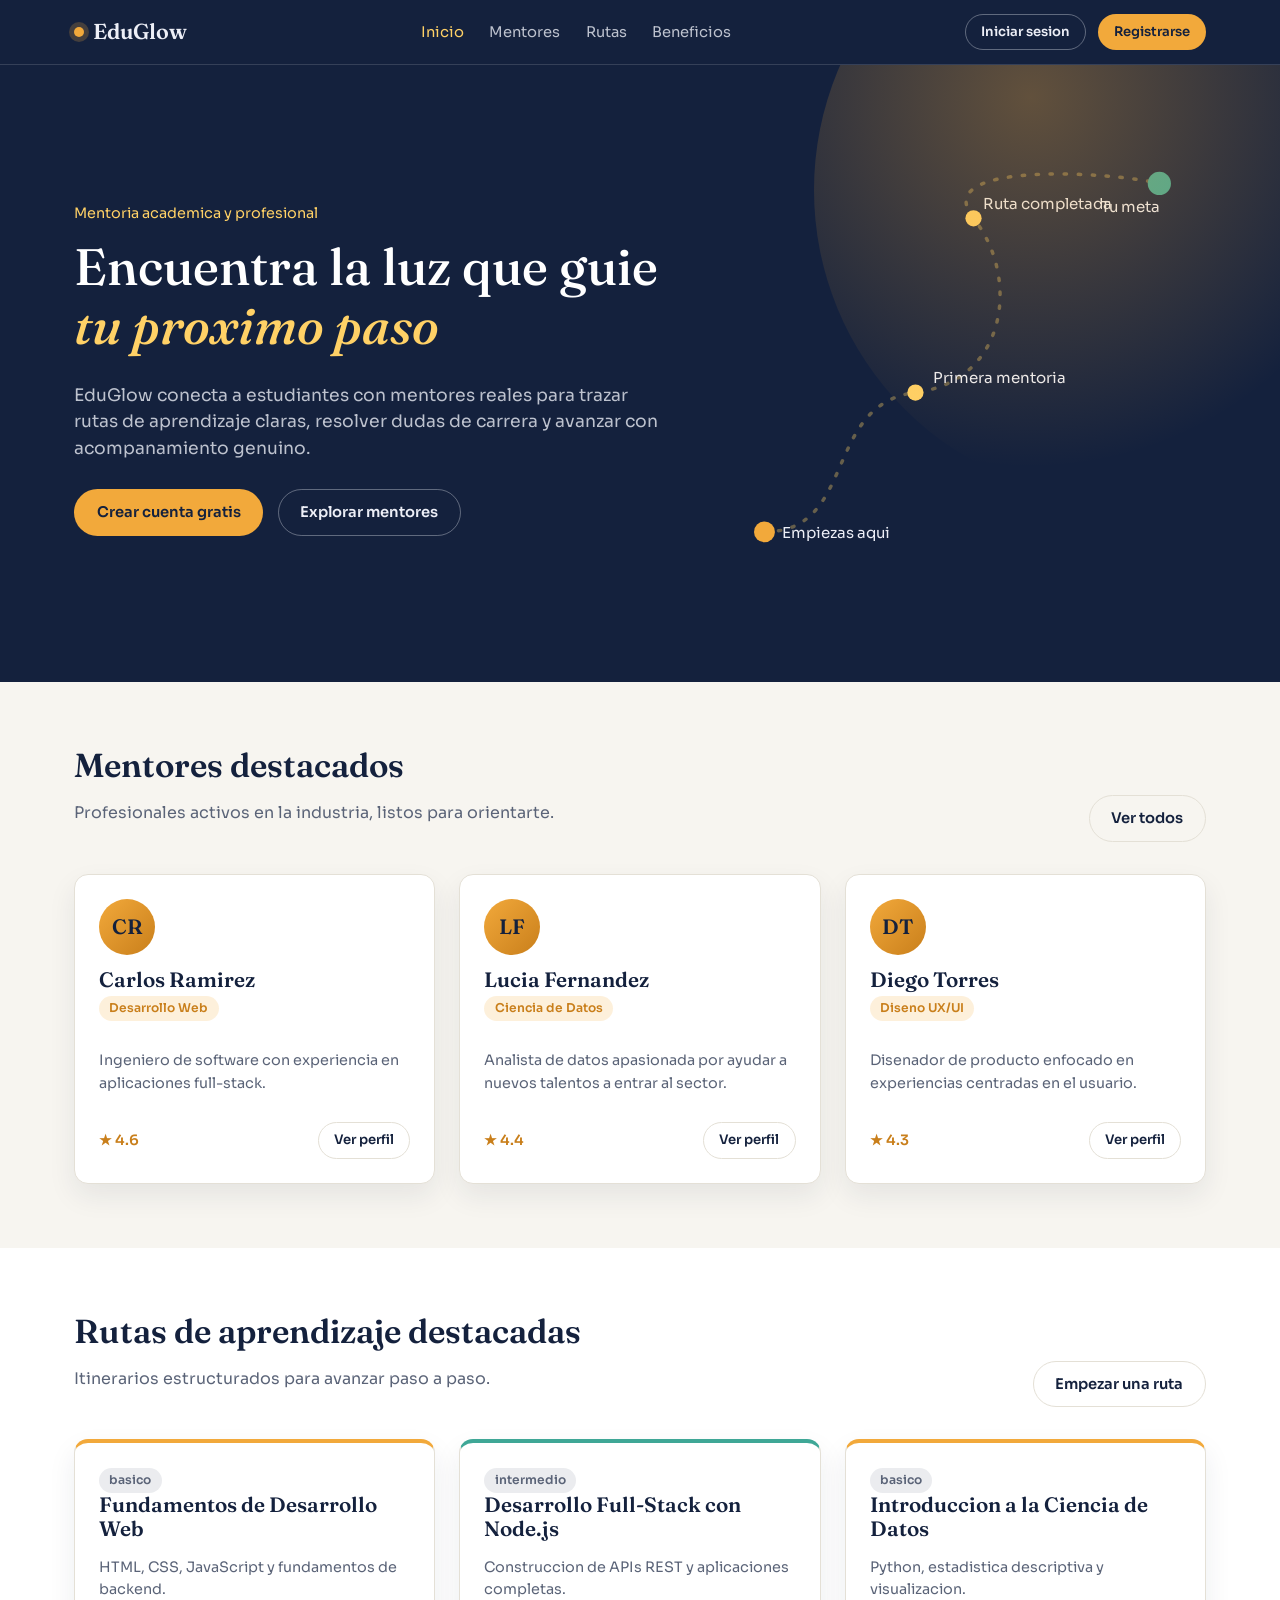
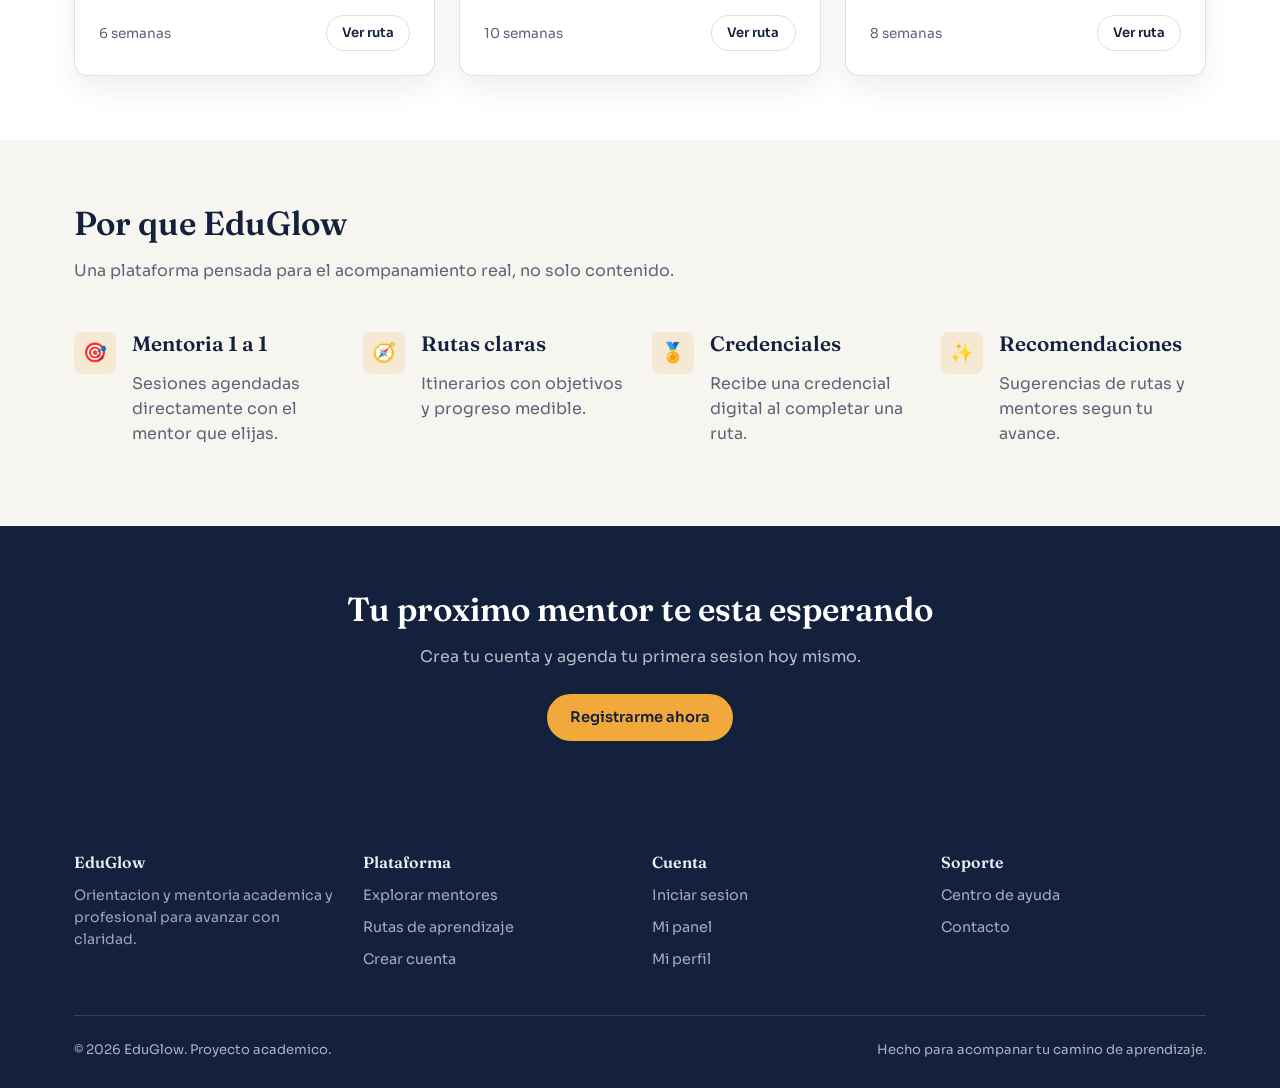
<file: EduGlow_Local/index.html>
<!DOCTYPE html>
<html lang="es">
<head>
<meta charset="UTF-8">
<meta name="viewport" content="width=device-width, initial-scale=1.0">
<title>EduGlow — Orientacion y mentoria para tu camino profesional</title>
<link rel="stylesheet" href="css/styles.css">
</head>
<body data-pagina="inicio">

<header class="encabezado">
  <div class="contenedor">
    <a href="index.html" class="marca"><span class="punto-glow"></span> EduGlow</a>
    <button class="nav-toggle" aria-label="Abrir menu">☰</button>
    <nav class="nav-principal">
      <a href="index.html" data-pagina="inicio">Inicio</a>
      <a href="explorar.html" data-pagina="explorar">Mentores</a>
      <a href="index.html#rutas">Rutas</a>
      <a href="index.html#beneficios">Beneficios</a>
    </nav>
    <div class="nav-acciones" data-zona-auth></div>
  </div>
</header>

<section class="hero">
  <div class="contenedor">
    <div>
      <p class="hero-eyebrow">Mentoria academica y profesional</p>
      <h1>Encuentra la luz que guie <em>tu proximo paso</em></h1>
      <p class="lead">EduGlow conecta a estudiantes con mentores reales para trazar rutas de aprendizaje claras, resolver dudas de carrera y avanzar con acompanamiento genuino.</p>
      <div class="hero-acciones">
        <a href="registro.html" class="boton boton-glow">Crear cuenta gratis</a>
        <a href="explorar.html" class="boton boton-fantasma">Explorar mentores</a>
      </div>
    </div>
    <div class="hero-senda">
      <svg class="senda-svg" viewBox="0 0 420 380" xmlns="http://www.w3.org/2000/svg">
        <path d="M40 340 C 120 340, 90 230, 170 220 S 260 120, 220 70 S 340 30, 380 40" fill="none" stroke="rgba(255,209,102,0.35)" stroke-width="3" stroke-dasharray="2 10" stroke-linecap="round"/>
        <circle cx="40" cy="340" r="9" fill="#F2A93B"/>
        <circle cx="170" cy="220" r="7" fill="#FFD166"/>
        <circle cx="220" cy="70" r="7" fill="#FFD166"/>
        <circle cx="380" cy="40" r="10" fill="#3FA796"/>
        <text x="55" y="345" fill="#EDEFF7" font-family="Sora, sans-serif" font-size="13">Empiezas aqui</text>
        <text x="185" y="212" fill="#EDEFF7" font-family="Sora, sans-serif" font-size="13">Primera mentoria</text>
        <text x="228" y="62" fill="#EDEFF7" font-family="Sora, sans-serif" font-size="13">Ruta completada</text>
        <text x="330" y="65" fill="#EDEFF7" font-family="Sora, sans-serif" font-size="13">Tu meta</text>
      </svg>
    </div>
  </div>
</section>

<section class="seccion" id="mentores">
  <div class="contenedor">
    <div class="seccion-cabecera">
      <div>
        <h2>Mentores destacados</h2>
        <p>Profesionales activos en la industria, listos para orientarte.</p>
      </div>
      <a href="explorar.html" class="boton boton-linea">Ver todos</a>
    </div>
    <div class="rejilla rejilla-3" id="lista-mentores-destacados">
      <div class="cargando">Cargando mentores...</div>
    </div>
  </div>
</section>

<section class="seccion seccion-alt" id="rutas">
  <div class="contenedor">
    <div class="seccion-cabecera">
      <div>
        <h2>Rutas de aprendizaje destacadas</h2>
        <p>Itinerarios estructurados para avanzar paso a paso.</p>
      </div>
      <a href="registro.html" class="boton boton-linea">Empezar una ruta</a>
    </div>
    <div class="rejilla rejilla-3" id="lista-rutas-destacadas">
      <div class="cargando">Cargando rutas...</div>
    </div>
  </div>
</section>

<section class="seccion" id="beneficios">
  <div class="contenedor">
    <div class="seccion-cabecera">
      <div>
        <h2>Por que EduGlow</h2>
        <p>Una plataforma pensada para el acompanamiento real, no solo contenido.</p>
      </div>
    </div>
    <div class="rejilla rejilla-4">
      <div class="beneficio">
        <div class="beneficio-icono">🎯</div>
        <div><h3>Mentoria 1 a 1</h3><p>Sesiones agendadas directamente con el mentor que elijas.</p></div>
      </div>
      <div class="beneficio">
        <div class="beneficio-icono">🧭</div>
        <div><h3>Rutas claras</h3><p>Itinerarios con objetivos y progreso medible.</p></div>
      </div>
      <div class="beneficio">
        <div class="beneficio-icono">🏅</div>
        <div><h3>Credenciales</h3><p>Recibe una credencial digital al completar una ruta.</p></div>
      </div>
      <div class="beneficio">
        <div class="beneficio-icono">✨</div>
        <div><h3>Recomendaciones</h3><p>Sugerencias de rutas y mentores segun tu avance.</p></div>
      </div>
    </div>
  </div>
</section>

<section class="seccion franja-ink texto-centro">
  <div class="contenedor">
    <h2>Tu proximo mentor te esta esperando</h2>
    <p style="margin: 0 auto 1.5rem;">Crea tu cuenta y agenda tu primera sesion hoy mismo.</p>
    <a href="registro.html" class="boton boton-glow">Registrarme ahora</a>
  </div>
</section>

<footer class="pie-pagina">
  <div class="contenedor">
    <div class="rejilla rejilla-4">
      <div>
        <h4>EduGlow</h4>
        <p style="color: rgba(237,239,247,.65); font-size: .88rem; max-width: 26ch;">Orientacion y mentoria academica y profesional para avanzar con claridad.</p>
      </div>
      <div>
        <h4>Plataforma</h4>
        <a href="explorar.html">Explorar mentores</a>
        <a href="index.html#rutas">Rutas de aprendizaje</a>
        <a href="registro.html">Crear cuenta</a>
      </div>
      <div>
        <h4>Cuenta</h4>
        <a href="login.html">Iniciar sesion</a>
        <a href="dashboard.html">Mi panel</a>
        <a href="perfil.html">Mi perfil</a>
      </div>
      <div>
        <h4>Soporte</h4>
        <a href="#">Centro de ayuda</a>
        <a href="#">Contacto</a>
      </div>
    </div>
    <div class="pie-inferior">
      <span>© 2026 EduGlow. Proyecto academico.</span>
      <span>Hecho para acompanar tu camino de aprendizaje.</span>
    </div>
  </div>
</footer>

<script src="js/db-local.js"></script>
<script src="js/api.js"></script>
<script src="js/common.js"></script>
<script src="js/inicio.js"></script>
</body>
</html>
</file>
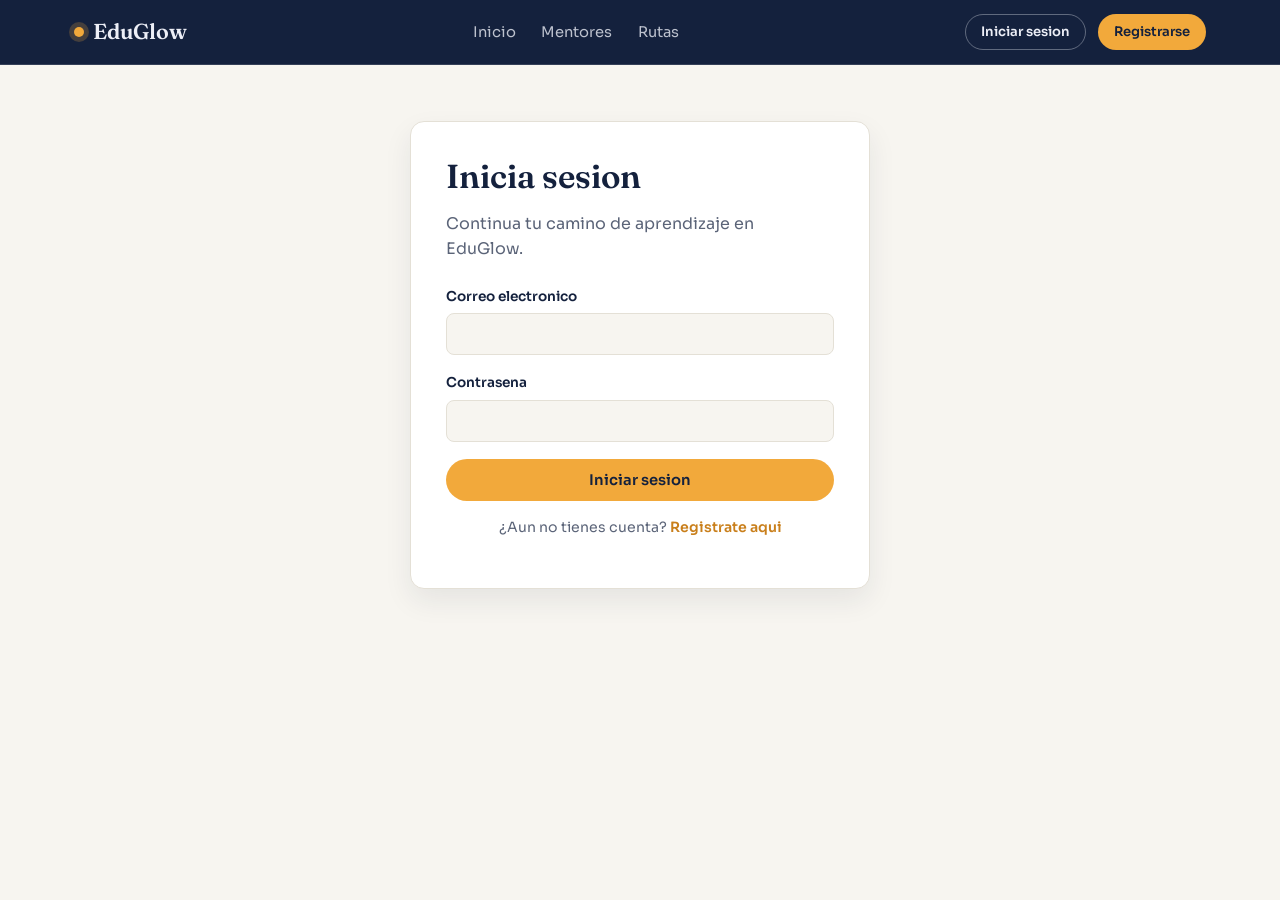
<file: EduGlow_Local/admin.html>
<!DOCTYPE html>
<html lang="es">
<head>
<meta charset="UTF-8">
<meta name="viewport" content="width=device-width, initial-scale=1.0">
<title>Panel administrativo — EduGlow</title>
<link rel="stylesheet" href="css/styles.css">
</head>
<body data-pagina="admin">

<header class="encabezado">
  <div class="contenedor">
    <a href="index.html" class="marca"><span class="punto-glow"></span> EduGlow</a>
    <button class="nav-toggle" aria-label="Abrir menu">☰</button>
    <nav class="nav-principal"></nav>
    <div class="nav-acciones" data-zona-auth></div>
  </div>
</header>

<div class="app-shell">
  <aside class="barra-lateral">
    <a href="dashboard.html" data-pagina="dashboard">🏠 Panel</a>
    <a href="explorar.html" data-pagina="explorar">🔍 Explorar mentores</a>
    <a href="reservas.html" data-pagina="reservas">📅 Mis reservas</a>
    <a href="perfil.html" data-pagina="perfil">👤 Mi perfil</a>
    <a href="admin.html" data-pagina="admin" class="activo">🛠️ Panel admin</a>
    <a href="#" data-accion="cerrar-sesion">🚪 Cerrar sesion</a>
  </aside>

  <main class="contenido-app">
    <div class="encabezado-pagina">
      <div>
        <h2>Panel administrativo</h2>
        <p class="saludo">Administra usuarios, mentores, rutas y reservas de EduGlow.</p>
      </div>
    </div>

    <div class="rejilla rejilla-4" id="tarjetas-estadisticas">
      <div class="cargando">Cargando estadisticas...</div>
    </div>

    <div class="pestanas mt-2">
      <button class="activo" data-tab="usuarios">Usuarios</button>
      <button data-tab="mentores">Mentores</button>
      <button data-tab="rutas">Rutas</button>
      <button data-tab="reservas">Reservas</button>
    </div>

    <!-- ---------------- Usuarios ---------------- -->
    <section class="panel-tab" data-panel="usuarios">
      <div class="barra-filtros">
        <div class="campo">
          <label for="filtro-usuario-busqueda">Buscar</label>
          <input type="text" id="filtro-usuario-busqueda" placeholder="Nombre o correo">
        </div>
        <div class="campo">
          <label for="filtro-usuario-rol">Rol</label>
          <select id="filtro-usuario-rol">
            <option value="">Todos</option>
            <option value="estudiante">Estudiante</option>
            <option value="mentor">Mentor</option>
            <option value="admin">Admin</option>
          </select>
        </div>
        <button class="boton boton-glow" id="boton-filtrar-usuarios">Filtrar</button>
      </div>
      <div id="tabla-usuarios"><div class="cargando">Cargando usuarios...</div></div>
    </section>

    <!-- ---------------- Mentores ---------------- -->
    <section class="panel-tab oculto" data-panel="mentores">
      <div class="flex-entre mt-1" style="margin-bottom:1rem;">
        <p style="margin:0;">Crea y administra los perfiles de mentores.</p>
        <button class="boton boton-glow boton-pequeno" id="boton-nuevo-mentor">+ Nuevo mentor</button>
      </div>
      <div id="tabla-mentores"><div class="cargando">Cargando mentores...</div></div>
    </section>

    <!-- ---------------- Rutas ---------------- -->
    <section class="panel-tab oculto" data-panel="rutas">
      <div class="flex-entre mt-1" style="margin-bottom:1rem;">
        <p style="margin:0;">Crea y administra las rutas de aprendizaje.</p>
        <button class="boton boton-glow boton-pequeno" id="boton-nueva-ruta">+ Nueva ruta</button>
      </div>
      <div id="tabla-rutas"><div class="cargando">Cargando rutas...</div></div>
    </section>

    <!-- ---------------- Reservas ---------------- -->
    <section class="panel-tab oculto" data-panel="reservas">
      <div class="barra-filtros">
        <div class="campo">
          <label for="filtro-reserva-estado">Estado</label>
          <select id="filtro-reserva-estado">
            <option value="">Todos</option>
            <option value="pendiente">Pendiente</option>
            <option value="confirmada">Confirmada</option>
            <option value="cancelada">Cancelada</option>
            <option value="completada">Completada</option>
          </select>
        </div>
        <div class="campo">
          <label for="filtro-reserva-fecha">Fecha</label>
          <input type="date" id="filtro-reserva-fecha">
        </div>
        <button class="boton boton-glow" id="boton-filtrar-reservas">Filtrar</button>
      </div>
      <div id="tabla-reservas"><div class="cargando">Cargando reservas...</div></div>
    </section>
  </main>
</div>

<!-- Modal generico -->
<div class="oculto" id="modal-admin" style="position:fixed; inset:0; background:rgba(20,33,61,.55); display:flex; align-items:center; justify-content:center; z-index:150;">
  <div class="tarjeta" style="width:min(480px, 92vw); max-height:88vh; overflow:auto;" id="modal-admin-contenido"></div>
</div>

<script src="js/db-local.js"></script>
<script src="js/api.js"></script>
<script src="js/common.js"></script>
<script src="js/admin.js"></script>
</body>
</html>
</file>
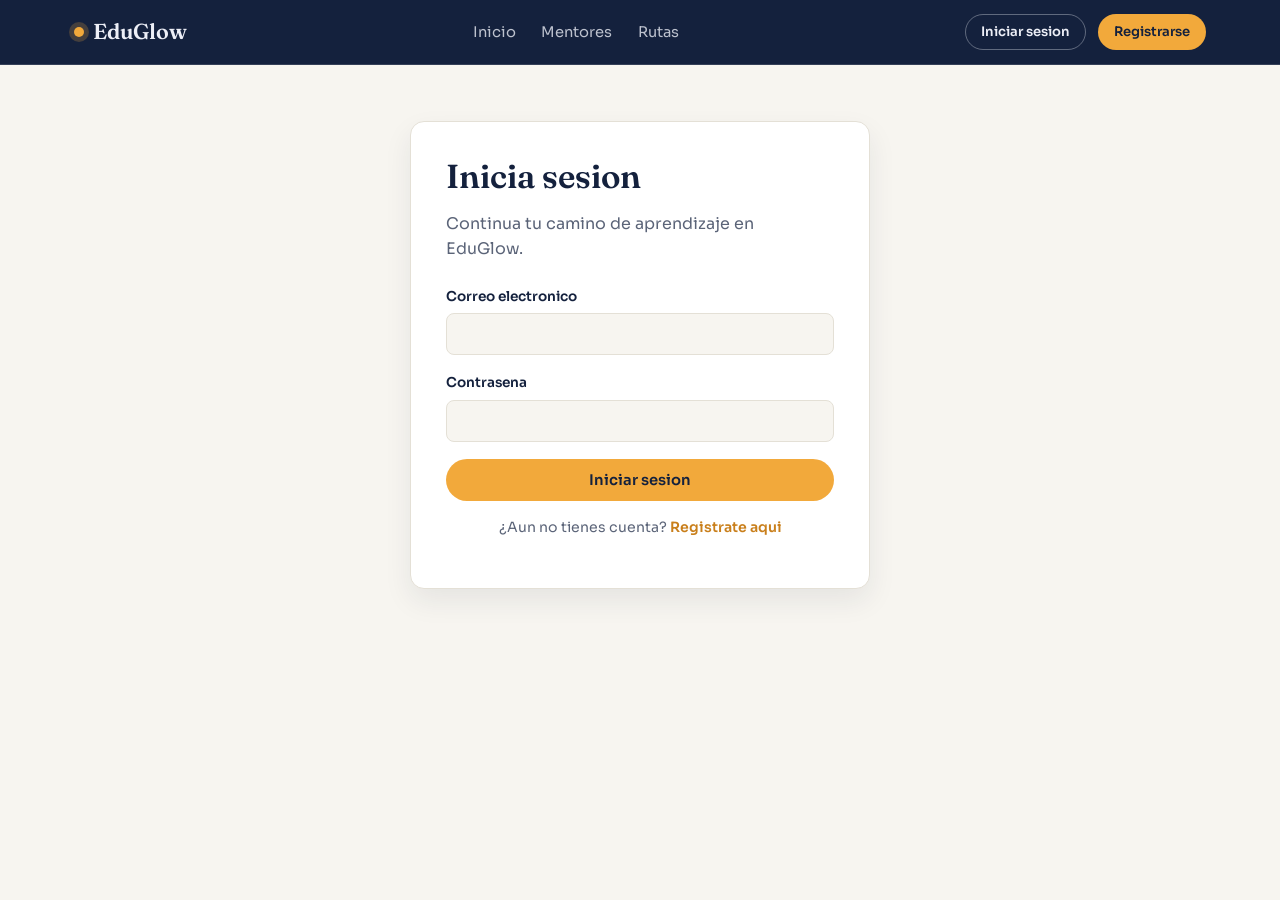
<file: EduGlow_Local/dashboard.html>
<!DOCTYPE html>
<html lang="es">
<head>
<meta charset="UTF-8">
<meta name="viewport" content="width=device-width, initial-scale=1.0">
<title>Mi panel — EduGlow</title>
<link rel="stylesheet" href="css/styles.css">
</head>
<body data-pagina="dashboard">

<header class="encabezado">
  <div class="contenedor">
    <a href="index.html" class="marca"><span class="punto-glow"></span> EduGlow</a>
    <button class="nav-toggle" aria-label="Abrir menu">☰</button>
    <nav class="nav-principal"></nav>
    <div class="nav-acciones" data-zona-auth></div>
  </div>
</header>

<div class="app-shell">
  <aside class="barra-lateral">
    <a href="dashboard.html" data-pagina="dashboard">🏠 Panel</a>
    <a href="explorar.html" data-pagina="explorar">🔍 Explorar mentores</a>
    <a href="reservas.html" data-pagina="reservas">📅 Mis reservas</a>
    <a href="perfil.html" data-pagina="perfil">👤 Mi perfil</a>
    <a href="admin.html" data-pagina="admin" id="enlace-admin" class="oculto">🛠️ Panel admin</a>
    <a href="#" data-accion="cerrar-sesion">🚪 Cerrar sesion</a>
  </aside>

  <main class="contenido-app">
    <div class="encabezado-pagina">
      <div>
        <h2 id="saludo-usuario">Hola 👋</h2>
        <p class="saludo">Este es un resumen de tu actividad en EduGlow.</p>
      </div>
    </div>

    <div class="rejilla-widgets">
      <div>
        <div class="widget mt-1">
          <div class="widget-titulo">
            <h3>Proximas sesiones</h3>
            <a href="reservas.html" class="boton boton-linea boton-pequeno">Ver todas</a>
          </div>
          <div id="lista-proximas-sesiones"><div class="cargando">Cargando...</div></div>
        </div>

        <div class="widget mt-2">
          <div class="widget-titulo"><h3>Tu ruta actual</h3></div>
          <div id="ruta-actual"><div class="cargando">Cargando...</div></div>
        </div>

        <div class="widget mt-2">
          <div class="widget-titulo"><h3>Recomendado para ti</h3></div>
          <div id="recomendaciones"><div class="cargando">Cargando...</div></div>
        </div>
      </div>

      <div>
        <div class="widget">
          <div class="widget-titulo"><h3>Notificaciones</h3></div>
          <div id="lista-notificaciones"><div class="cargando">Cargando...</div></div>
        </div>

        <div class="widget mt-2">
          <div class="widget-titulo"><h3>Accesos rapidos</h3></div>
          <div style="display:flex; flex-direction:column; gap:.6rem;">
            <a href="explorar.html" class="boton boton-linea boton-ancho">Buscar un mentor</a>
            <a href="perfil.html" class="boton boton-linea boton-ancho">Editar mi perfil</a>
          </div>
        </div>
      </div>
    </div>
  </main>
</div>

<script src="js/db-local.js"></script>
<script src="js/api.js"></script>
<script src="js/common.js"></script>
<script src="js/dashboard.js"></script>
</body>
</html>
</file>
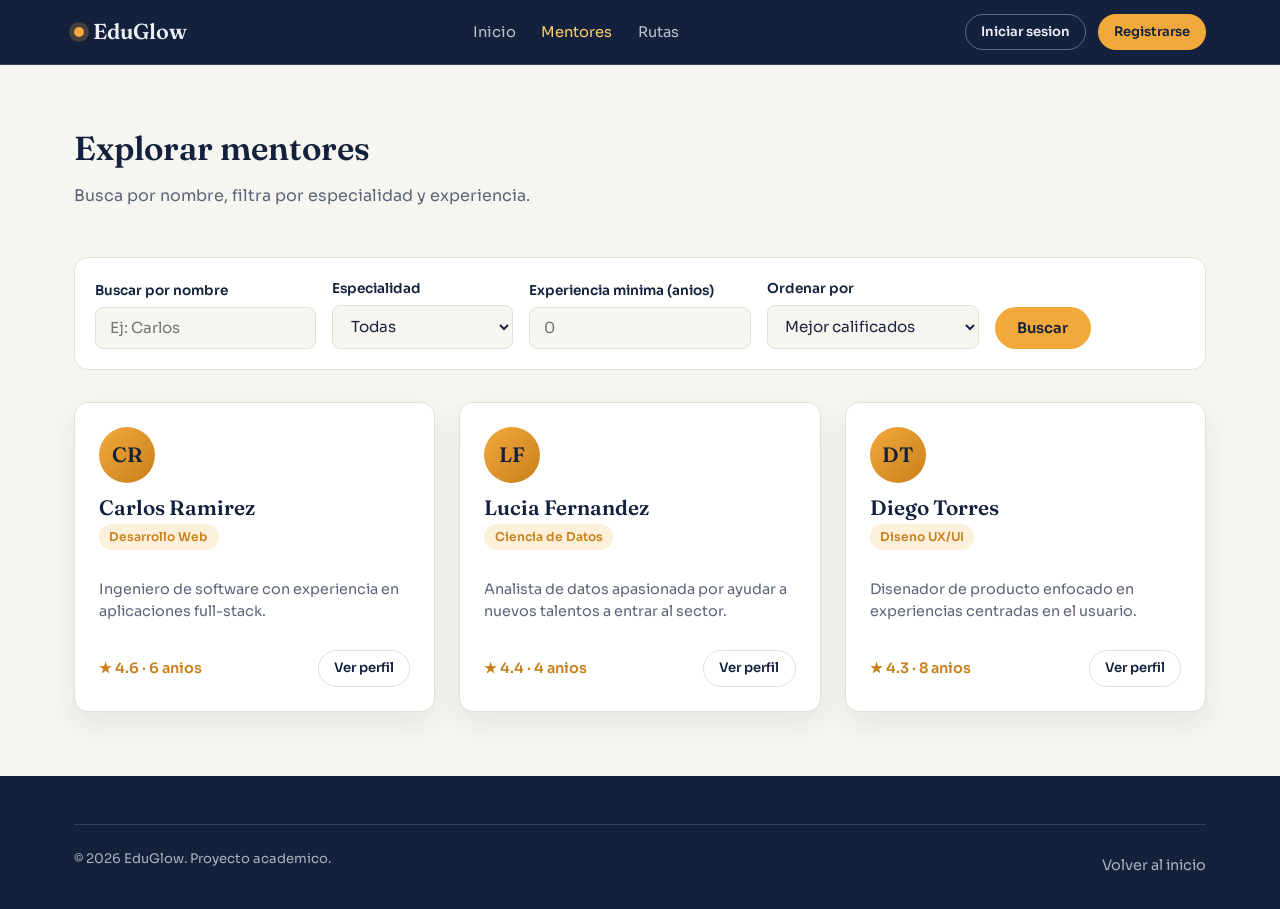
<file: EduGlow_Local/explorar.html>
<!DOCTYPE html>
<html lang="es">
<head>
<meta charset="UTF-8">
<meta name="viewport" content="width=device-width, initial-scale=1.0">
<title>Explorar mentores — EduGlow</title>
<link rel="stylesheet" href="css/styles.css">
</head>
<body data-pagina="explorar">

<header class="encabezado">
  <div class="contenedor">
    <a href="index.html" class="marca"><span class="punto-glow"></span> EduGlow</a>
    <button class="nav-toggle" aria-label="Abrir menu">☰</button>
    <nav class="nav-principal">
      <a href="index.html" data-pagina="inicio">Inicio</a>
      <a href="explorar.html" data-pagina="explorar">Mentores</a>
      <a href="index.html#rutas">Rutas</a>
    </nav>
    <div class="nav-acciones" data-zona-auth></div>
  </div>
</header>

<main class="seccion">
  <div class="contenedor">
    <div class="seccion-cabecera">
      <div>
        <h2>Explorar mentores</h2>
        <p>Busca por nombre, filtra por especialidad y experiencia.</p>
      </div>
    </div>

    <form class="barra-filtros" id="form-filtros">
      <div class="campo">
        <label for="busqueda">Buscar por nombre</label>
        <input type="text" id="busqueda" placeholder="Ej: Carlos">
      </div>
      <div class="campo">
        <label for="especialidad">Especialidad</label>
        <select id="especialidad">
          <option value="">Todas</option>
          <option value="Desarrollo Web">Desarrollo Web</option>
          <option value="Ciencia de Datos">Ciencia de Datos</option>
          <option value="Diseno UX/UI">Diseno UX/UI</option>
          <option value="Marketing Digital">Marketing Digital</option>
          <option value="Emprendimiento">Emprendimiento</option>
        </select>
      </div>
      <div class="campo">
        <label for="experiencia">Experiencia minima (anios)</label>
        <input type="number" id="experiencia" min="0" placeholder="0">
      </div>
      <div class="campo">
        <label for="orden">Ordenar por</label>
        <select id="orden">
          <option value="calificacion">Mejor calificados</option>
          <option value="experiencia">Mas experiencia</option>
          <option value="tarifa_asc">Tarifa: menor a mayor</option>
          <option value="tarifa_desc">Tarifa: mayor a menor</option>
          <option value="nombre">Nombre (A-Z)</option>
        </select>
      </div>
      <button type="submit" class="boton boton-glow">Buscar</button>
    </form>

    <div class="rejilla rejilla-3" id="lista-mentores">
      <div class="cargando">Cargando mentores...</div>
    </div>
  </div>
</main>

<footer class="pie-pagina">
  <div class="contenedor">
    <div class="pie-inferior">
      <span>© 2026 EduGlow. Proyecto academico.</span>
      <span><a href="index.html" style="color:inherit;">Volver al inicio</a></span>
    </div>
  </div>
</footer>

<script src="js/db-local.js"></script>
<script src="js/api.js"></script>
<script src="js/common.js"></script>
<script src="js/mentores.js"></script>
</body>
</html>
</file>
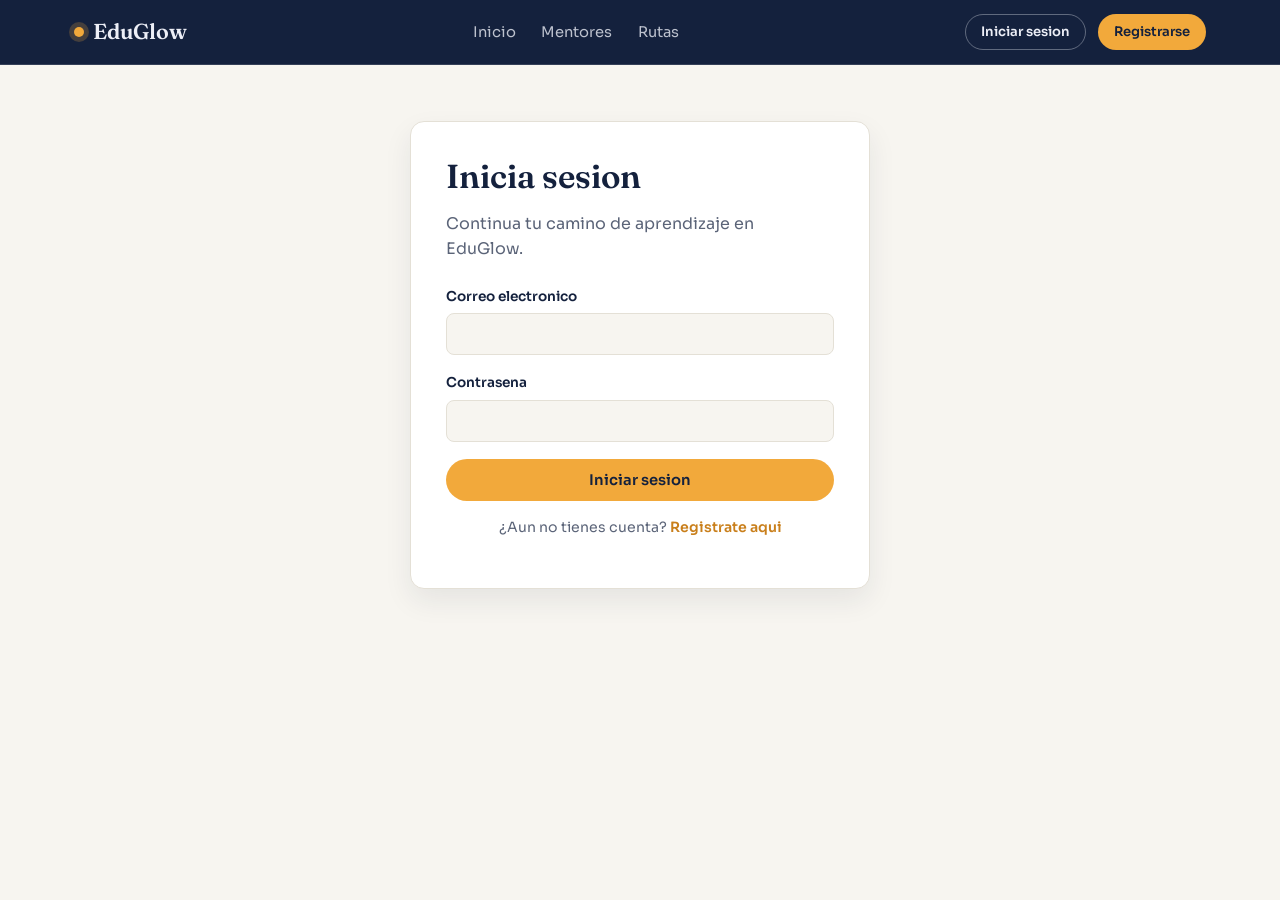
<file: EduGlow_Local/login.html>
<!DOCTYPE html>
<html lang="es">
<head>
<meta charset="UTF-8">
<meta name="viewport" content="width=device-width, initial-scale=1.0">
<title>Iniciar sesion — EduGlow</title>
<link rel="stylesheet" href="css/styles.css">
</head>
<body data-pagina="login">

<header class="encabezado">
  <div class="contenedor">
    <a href="index.html" class="marca"><span class="punto-glow"></span> EduGlow</a>
    <button class="nav-toggle" aria-label="Abrir menu">☰</button>
    <nav class="nav-principal">
      <a href="index.html" data-pagina="inicio">Inicio</a>
      <a href="explorar.html" data-pagina="explorar">Mentores</a>
      <a href="index.html#rutas">Rutas</a>
    </nav>
    <div class="nav-acciones" data-zona-auth></div>
  </div>
</header>

<main>
  <section class="tarjeta tarjeta-formulario">
    <h2>Inicia sesion</h2>
    <p style="margin-bottom:1.5rem;">Continua tu camino de aprendizaje en EduGlow.</p>

    <div class="mensaje-formulario" id="mensaje-login"></div>

    <form id="form-login" novalidate>
      <div class="campo">
        <label for="email">Correo electronico</label>
        <input type="email" id="email" name="email" required autocomplete="email">
      </div>
      <div class="campo">
        <label for="password">Contrasena</label>
        <input type="password" id="password" name="password" required autocomplete="current-password">
      </div>
      <button type="submit" class="boton boton-glow boton-ancho" id="boton-login">Iniciar sesion</button>
    </form>

    <p class="enlace-secundario">¿Aun no tienes cuenta? <a href="registro.html">Registrate aqui</a></p>
  </section>
</main>

<script src="js/db-local.js"></script>
<script src="js/api.js"></script>
<script src="js/common.js"></script>
<script src="js/auth.js"></script>
</body>
</html>
</file>
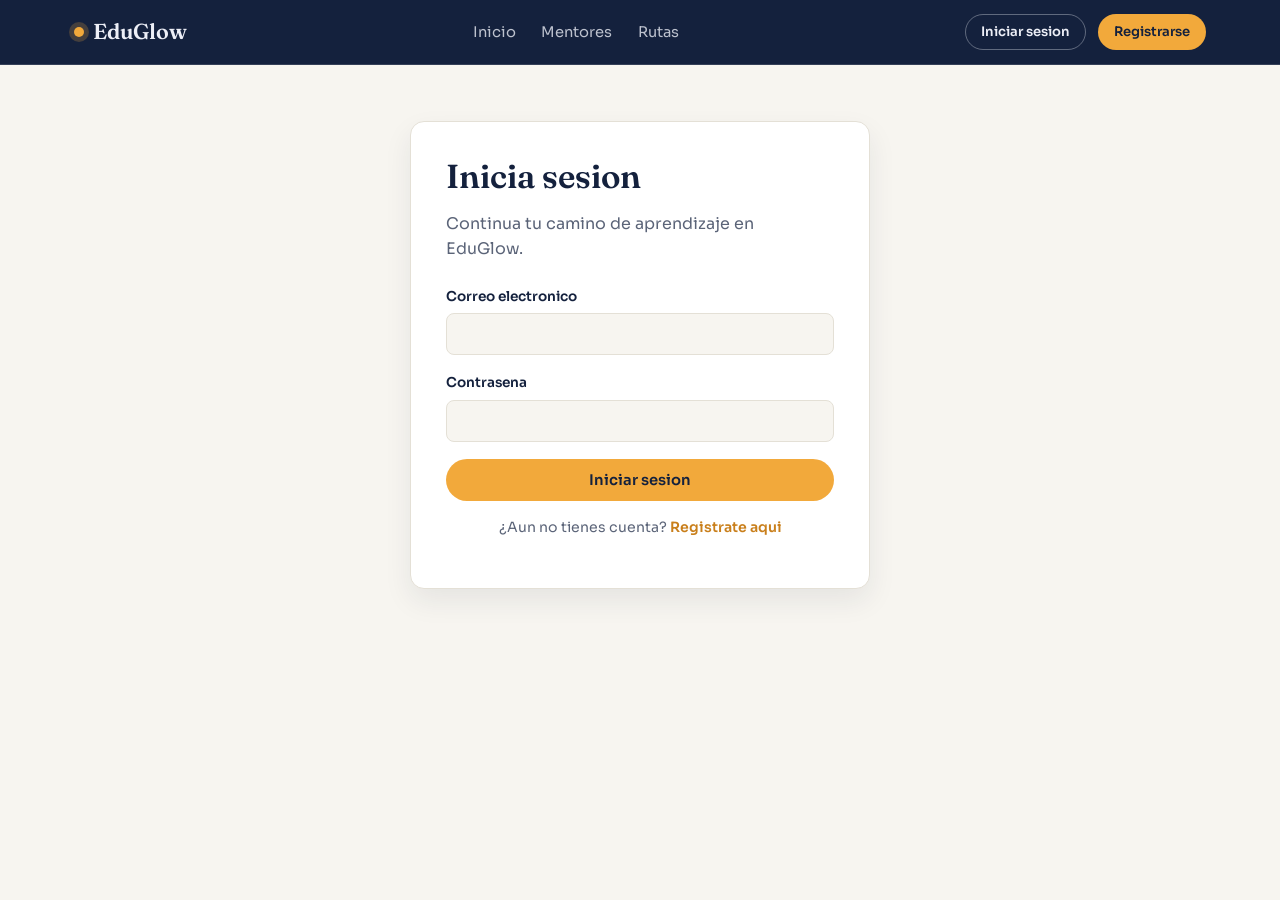
<file: EduGlow_Local/perfil.html>
<!DOCTYPE html>
<html lang="es">
<head>
<meta charset="UTF-8">
<meta name="viewport" content="width=device-width, initial-scale=1.0">
<title>Mi perfil — EduGlow</title>
<link rel="stylesheet" href="css/styles.css">
</head>
<body data-pagina="perfil">

<header class="encabezado">
  <div class="contenedor">
    <a href="index.html" class="marca"><span class="punto-glow"></span> EduGlow</a>
    <button class="nav-toggle" aria-label="Abrir menu">☰</button>
    <nav class="nav-principal"></nav>
    <div class="nav-acciones" data-zona-auth></div>
  </div>
</header>

<div class="app-shell">
  <aside class="barra-lateral">
    <a href="dashboard.html" data-pagina="dashboard">🏠 Panel</a>
    <a href="explorar.html" data-pagina="explorar">🔍 Explorar mentores</a>
    <a href="reservas.html" data-pagina="reservas">📅 Mis reservas</a>
    <a href="perfil.html" data-pagina="perfil">👤 Mi perfil</a>
    <a href="admin.html" data-pagina="admin" id="enlace-admin" class="oculto">🛠️ Panel admin</a>
    <a href="#" data-accion="cerrar-sesion">🚪 Cerrar sesion</a>
  </aside>

  <main class="contenido-app">
    <div class="encabezado-pagina">
      <div>
        <h2>Mi perfil</h2>
        <p class="saludo">Administra tu informacion personal y revisa tu avance.</p>
      </div>
    </div>

    <div class="rejilla" style="grid-template-columns: 1fr 1fr; gap: 1.5rem;">
      <div class="widget">
        <div class="widget-titulo"><h3>Datos personales</h3></div>
        <div class="mensaje-formulario" id="mensaje-perfil"></div>
        <form id="form-perfil">
          <div class="campo-fila">
            <div class="campo">
              <label for="nombre">Nombre</label>
              <input type="text" id="nombre" required>
            </div>
            <div class="campo">
              <label for="apellido">Apellido</label>
              <input type="text" id="apellido" required>
            </div>
          </div>
          <div class="campo">
            <label for="email">Correo electronico</label>
            <input type="email" id="email" disabled>
          </div>
          <div class="campo">
            <label for="rol">Rol</label>
            <input type="text" id="rol" disabled>
          </div>
          <button type="submit" class="boton boton-glow">Guardar cambios</button>
        </form>
      </div>

      <div class="widget">
        <div class="widget-titulo"><h3>Cambiar contrasena</h3></div>
        <div class="mensaje-formulario" id="mensaje-password"></div>
        <form id="form-password">
          <div class="campo">
            <label for="passwordActual">Contrasena actual</label>
            <input type="password" id="passwordActual" required>
          </div>
          <div class="campo">
            <label for="passwordNueva">Nueva contrasena (minimo 8 caracteres)</label>
            <input type="password" id="passwordNueva" minlength="8" required>
          </div>
          <button type="submit" class="boton boton-linea">Actualizar contrasena</button>
        </form>
      </div>
    </div>

    <div class="widget mt-2">
      <div class="widget-titulo"><h3>Mi progreso en rutas</h3></div>
      <div id="lista-progreso-perfil"><div class="cargando">Cargando...</div></div>
    </div>

    <div class="widget mt-2">
      <div class="widget-titulo"><h3>Logros y credenciales</h3></div>
      <div id="lista-credenciales"><div class="cargando">Cargando...</div></div>
    </div>
  </main>
</div>

<script src="js/db-local.js"></script>
<script src="js/api.js"></script>
<script src="js/common.js"></script>
<script src="js/perfil.js"></script>
</body>
</html>
</file>
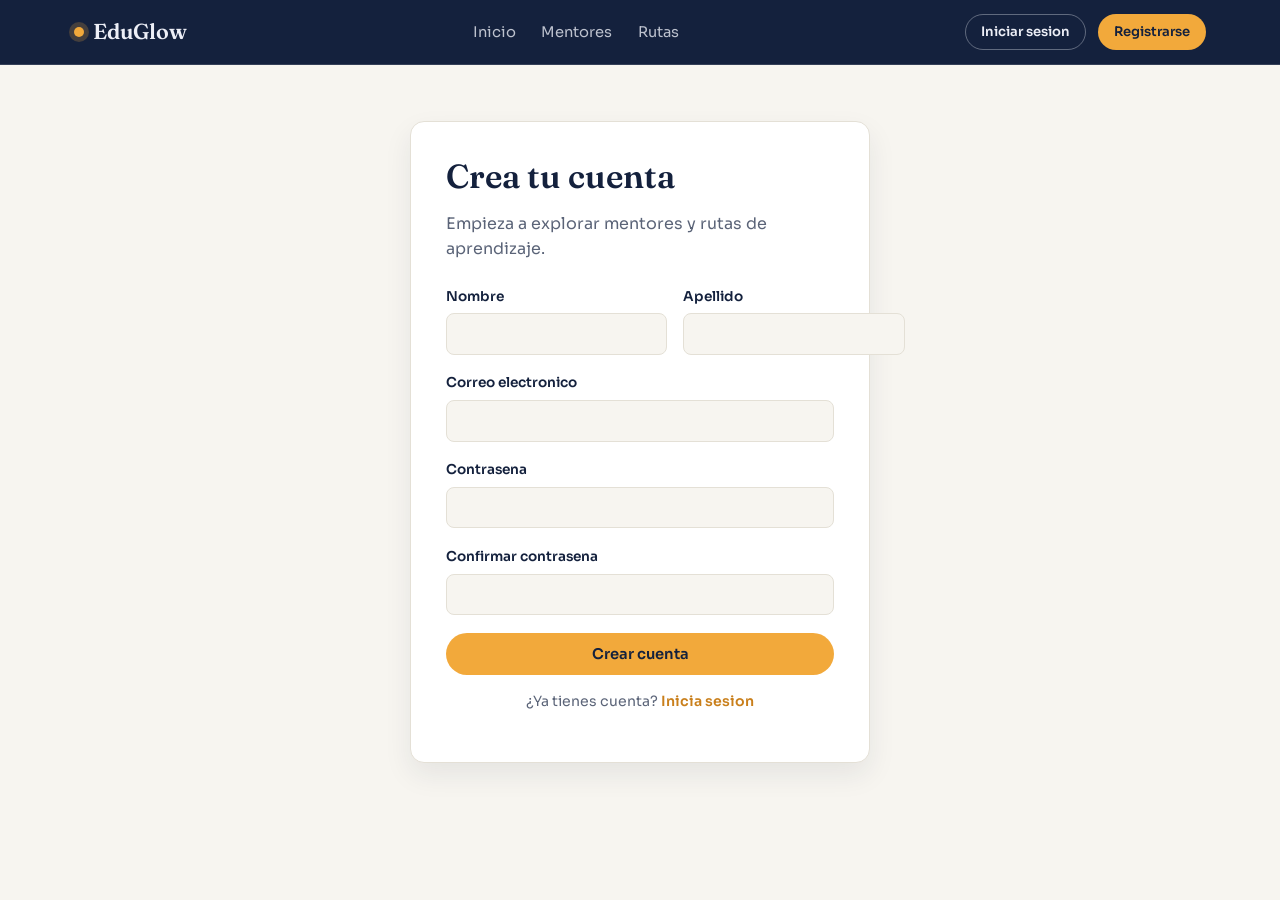
<file: EduGlow_Local/registro.html>
<!DOCTYPE html>
<html lang="es">
<head>
<meta charset="UTF-8">
<meta name="viewport" content="width=device-width, initial-scale=1.0">
<title>Crear cuenta — EduGlow</title>
<link rel="stylesheet" href="css/styles.css">
</head>
<body data-pagina="registro">

<header class="encabezado">
  <div class="contenedor">
    <a href="index.html" class="marca"><span class="punto-glow"></span> EduGlow</a>
    <button class="nav-toggle" aria-label="Abrir menu">☰</button>
    <nav class="nav-principal">
      <a href="index.html" data-pagina="inicio">Inicio</a>
      <a href="explorar.html" data-pagina="explorar">Mentores</a>
      <a href="index.html#rutas">Rutas</a>
    </nav>
    <div class="nav-acciones" data-zona-auth></div>
  </div>
</header>

<main>
  <section class="tarjeta tarjeta-formulario">
    <h2>Crea tu cuenta</h2>
    <p style="margin-bottom:1.5rem;">Empieza a explorar mentores y rutas de aprendizaje.</p>

    <div class="mensaje-formulario" id="mensaje-registro"></div>

    <form id="form-registro" novalidate>
      <div class="campo-fila">
        <div class="campo">
          <label for="nombre">Nombre</label>
          <input type="text" id="nombre" name="nombre" required autocomplete="given-name">
        </div>
        <div class="campo">
          <label for="apellido">Apellido</label>
          <input type="text" id="apellido" name="apellido" required autocomplete="family-name">
        </div>
      </div>
      <div class="campo">
        <label for="email">Correo electronico</label>
        <input type="email" id="email" name="email" required autocomplete="email">
      </div>
      <div class="campo">
        <label for="password">Contrasena</label>
        <input type="password" id="password" name="password" required minlength="8" autocomplete="new-password">
      </div>
      <div class="campo">
        <label for="confirmarPassword">Confirmar contrasena</label>
        <input type="password" id="confirmarPassword" name="confirmarPassword" required minlength="8" autocomplete="new-password">
      </div>
      <button type="submit" class="boton boton-glow boton-ancho" id="boton-registro">Crear cuenta</button>
    </form>

    <p class="enlace-secundario">¿Ya tienes cuenta? <a href="login.html">Inicia sesion</a></p>
  </section>
</main>

<script src="js/db-local.js"></script>
<script src="js/api.js"></script>
<script src="js/common.js"></script>
<script src="js/auth.js"></script>
</body>
</html>
</file>
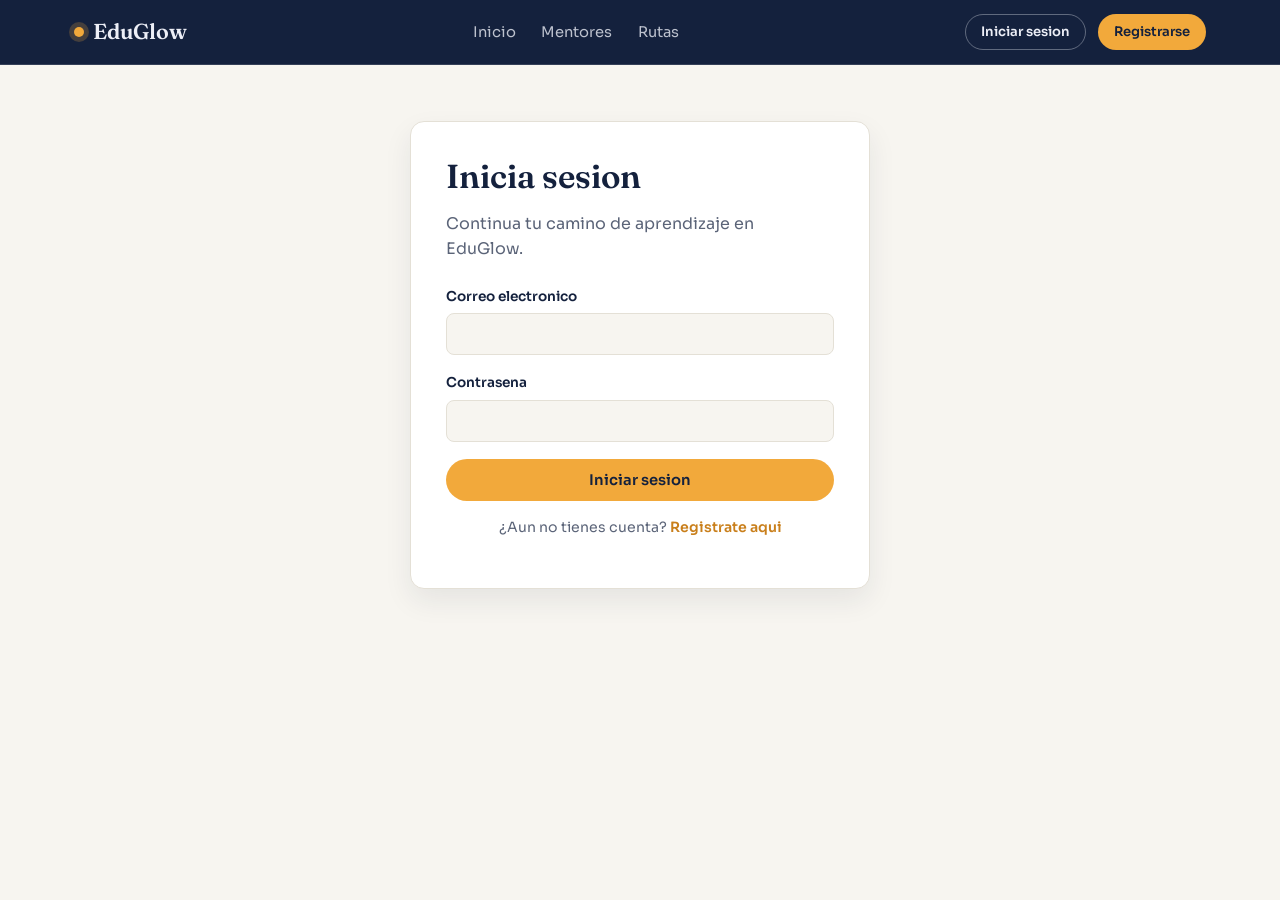
<file: EduGlow_Local/reservas.html>
<!DOCTYPE html>
<html lang="es">
<head>
<meta charset="UTF-8">
<meta name="viewport" content="width=device-width, initial-scale=1.0">
<title>Mis reservas — EduGlow</title>
<link rel="stylesheet" href="css/styles.css">
</head>
<body data-pagina="reservas">

<header class="encabezado">
  <div class="contenedor">
    <a href="index.html" class="marca"><span class="punto-glow"></span> EduGlow</a>
    <button class="nav-toggle" aria-label="Abrir menu">☰</button>
    <nav class="nav-principal"></nav>
    <div class="nav-acciones" data-zona-auth></div>
  </div>
</header>

<div class="app-shell">
  <aside class="barra-lateral">
    <a href="dashboard.html" data-pagina="dashboard">🏠 Panel</a>
    <a href="explorar.html" data-pagina="explorar">🔍 Explorar mentores</a>
    <a href="reservas.html" data-pagina="reservas">📅 Mis reservas</a>
    <a href="perfil.html" data-pagina="perfil">👤 Mi perfil</a>
    <a href="admin.html" data-pagina="admin" id="enlace-admin" class="oculto">🛠️ Panel admin</a>
    <a href="#" data-accion="cerrar-sesion">🚪 Cerrar sesion</a>
  </aside>

  <main class="contenido-app">
    <div class="encabezado-pagina">
      <div>
        <h2>Mis reservas</h2>
        <p class="saludo">Consulta, modifica o cancela tus sesiones agendadas.</p>
      </div>
    </div>

    <div id="lista-reservas">
      <div class="cargando">Cargando reservas...</div>
    </div>
  </main>
</div>

<!-- Modal simple para reprogramar -->
<div class="oculto" id="modal-reprogramar" style="position:fixed; inset:0; background:rgba(20,33,61,.55); display:flex; align-items:center; justify-content:center; z-index:150;">
  <div class="tarjeta" style="width:min(420px, 90vw);">
    <h3>Reprogramar sesion</h3>
    <div class="mensaje-formulario" id="mensaje-reprogramar"></div>
    <form id="form-reprogramar">
      <input type="hidden" id="reprogramar-id">
      <div class="campo-fila">
        <div class="campo">
          <label for="reprogramar-fecha">Nueva fecha</label>
          <input type="date" id="reprogramar-fecha" required>
        </div>
        <div class="campo">
          <label for="reprogramar-hora">Nueva hora</label>
          <input type="time" id="reprogramar-hora" required>
        </div>
      </div>
      <div class="flex-entre mt-1">
        <button type="button" class="boton boton-linea" id="boton-cerrar-modal">Cancelar</button>
        <button type="submit" class="boton boton-glow">Guardar cambios</button>
      </div>
    </form>
  </div>
</div>

<script src="js/db-local.js"></script>
<script src="js/api.js"></script>
<script src="js/common.js"></script>
<script src="js/reservas.js"></script>
</body>
</html>
</file>
<file: EduGlow_Local/css/styles.css>
/* ============================================================
   EduGlow — Sistema de diseno
   Paleta: noche/guia (navy profundo + ambar "glow")
   Tipografia: Fraunces (titulares) + Sora (cuerpo)
   ============================================================ */

@import url('https://fonts.googleapis.com/css2?family=Fraunces:opsz,wght@9..144,400;9..144,500;9..144,600;9..144,700&family=Sora:wght@400;500;600;700&display=swap');

:root {
  /* Color */
  --ink: #14213D;
  --ink-soft: #1D2B4F;
  --paper: #F7F5F0;
  --paper-raised: #FFFFFF;
  --glow: #F2A93B;
  --glow-light: #FFD166;
  --glow-deep: #C97F1B;
  --teal: #3FA796;
  --coral: #E5573F;
  --text: #1B2340;
  --text-muted: #5B6478;
  --text-on-ink: #EDEFF7;
  --border: #E4E0D6;
  --border-ink: rgba(255, 255, 255, 0.14);

  /* Type */
  --font-display: 'Fraunces', Georgia, serif;
  --font-body: 'Sora', 'Segoe UI', sans-serif;

  /* Layout */
  --max-width: 1180px;
  --radius-sm: 8px;
  --radius-md: 14px;
  --radius-lg: 22px;
  --shadow-soft: 0 12px 28px rgba(20, 33, 61, 0.08);
  --shadow-lift: 0 18px 40px rgba(20, 33, 61, 0.14);
}

* { box-sizing: border-box; }

html { scroll-behavior: smooth; }

body {
  margin: 0;
  font-family: var(--font-body);
  background: var(--paper);
  color: var(--text);
  line-height: 1.55;
  -webkit-font-smoothing: antialiased;
}

h1, h2, h3, h4 {
  font-family: var(--font-display);
  color: var(--ink);
  margin: 0 0 0.5em;
  line-height: 1.15;
  font-weight: 600;
}

h1 { font-size: clamp(2.2rem, 4vw, 3.4rem); font-weight: 500; }
h2 { font-size: clamp(1.6rem, 2.6vw, 2.2rem); }
h3 { font-size: 1.3rem; }

p { color: var(--text-muted); max-width: 62ch; }

a { color: inherit; text-decoration: none; }

img { max-width: 100%; display: block; }

ul { padding: 0; margin: 0; list-style: none; }

button { font-family: inherit; cursor: pointer; }

input, select, textarea {
  font-family: inherit;
  font-size: 0.95rem;
}

:focus-visible {
  outline: 3px solid var(--glow-deep);
  outline-offset: 2px;
}

.contenedor {
  max-width: var(--max-width);
  margin: 0 auto;
  padding: 0 1.5rem;
}

/* ------------------------------------------------------------
   Header / Navegacion
   ------------------------------------------------------------ */
.encabezado {
  position: sticky;
  top: 0;
  z-index: 50;
  background: var(--ink);
  color: var(--text-on-ink);
  border-bottom: 1px solid var(--border-ink);
}

.encabezado .contenedor {
  display: flex;
  align-items: center;
  justify-content: space-between;
  padding-top: 0.85rem;
  padding-bottom: 0.85rem;
  gap: 1.5rem;
}

.marca {
  display: flex;
  align-items: center;
  gap: 0.55rem;
  font-family: var(--font-display);
  font-size: 1.35rem;
  color: var(--text-on-ink);
  font-weight: 600;
}

.marca .punto-glow {
  width: 10px;
  height: 10px;
  border-radius: 50%;
  background: var(--glow);
  box-shadow: 0 0 0 5px rgba(242, 169, 59, 0.22);
}

.nav-principal {
  display: flex;
  align-items: center;
  gap: 1.6rem;
  flex-wrap: wrap;
}

.nav-principal a {
  font-size: 0.92rem;
  color: rgba(237, 239, 247, 0.78);
  transition: color 0.15s ease;
}

.nav-principal a:hover,
.nav-principal a.activo {
  color: var(--glow-light);
}

.nav-acciones {
  display: flex;
  align-items: center;
  gap: 0.7rem;
}

.nav-toggle {
  display: none;
  background: none;
  border: none;
  color: var(--text-on-ink);
  font-size: 1.4rem;
}

/* ------------------------------------------------------------
   Botones
   ------------------------------------------------------------ */
.boton {
  display: inline-flex;
  align-items: center;
  justify-content: center;
  gap: 0.5rem;
  padding: 0.68rem 1.35rem;
  border-radius: 999px;
  border: 1px solid transparent;
  font-size: 0.92rem;
  font-weight: 600;
  transition: transform 0.12s ease, box-shadow 0.12s ease, background 0.15s ease;
  white-space: nowrap;
}

.boton:active { transform: translateY(1px); }

.boton-glow {
  background: var(--glow);
  color: var(--ink);
}
.boton-glow:hover { background: var(--glow-light); }

.boton-fantasma {
  background: transparent;
  border-color: rgba(237, 239, 247, 0.35);
  color: var(--text-on-ink);
}
.boton-fantasma:hover { border-color: var(--glow-light); color: var(--glow-light); }

.boton-ink {
  background: var(--ink);
  color: var(--text-on-ink);
}
.boton-ink:hover { background: var(--ink-soft); }

.boton-linea {
  background: transparent;
  border-color: var(--border);
  color: var(--ink);
}
.boton-linea:hover { border-color: var(--glow-deep); color: var(--glow-deep); }

.boton-peligro {
  background: transparent;
  border-color: var(--coral);
  color: var(--coral);
}
.boton-peligro:hover { background: var(--coral); color: white; }

.boton-pequeno { padding: 0.45rem 0.95rem; font-size: 0.82rem; }
.boton-ancho { width: 100%; }
.boton:disabled { opacity: 0.55; cursor: not-allowed; }

/* ------------------------------------------------------------
   Hero (pagina de inicio)
   ------------------------------------------------------------ */
.hero {
  background: var(--ink);
  color: var(--text-on-ink);
  position: relative;
  overflow: hidden;
  padding: 4.5rem 0 6rem;
}

.hero::after {
  content: '';
  position: absolute;
  right: -12%;
  top: -30%;
  width: 620px;
  height: 620px;
  border-radius: 50%;
  background: radial-gradient(circle at 35% 35%, rgba(242, 169, 59, 0.35), rgba(242, 169, 59, 0) 65%);
  pointer-events: none;
}

.hero .contenedor {
  position: relative;
  display: grid;
  grid-template-columns: 1.1fr 0.9fr;
  gap: 3rem;
  align-items: center;
}

.hero-eyebrow {
  color: var(--glow-light);
  font-size: 0.9rem;
  margin-bottom: 0.9rem;
}

.hero h1 { color: white; }
.hero h1 em { font-style: italic; color: var(--glow-light); }

.hero p.lead {
  color: rgba(237, 239, 247, 0.78);
  font-size: 1.08rem;
  max-width: 46ch;
}

.hero-acciones {
  display: flex;
  gap: 0.9rem;
  margin-top: 1.7rem;
  flex-wrap: wrap;
}

.hero-senda {
  position: relative;
}

.senda-svg { width: 100%; height: auto; }

/* ------------------------------------------------------------
   Secciones generales
   ------------------------------------------------------------ */
.seccion {
  padding: 4rem 0;
}

.seccion-cabecera {
  display: flex;
  align-items: flex-end;
  justify-content: space-between;
  gap: 1.5rem;
  margin-bottom: 2rem;
  flex-wrap: wrap;
}

.seccion-alt { background: var(--paper-raised); }

.franja-ink {
  background: var(--ink);
  color: var(--text-on-ink);
}
.franja-ink h2 { color: white; }
.franja-ink p { color: rgba(237, 239, 247, 0.75); }

/* ------------------------------------------------------------
   Tarjetas: mentores, rutas, beneficios
   ------------------------------------------------------------ */
.rejilla {
  display: grid;
  gap: 1.5rem;
}
.rejilla-3 { grid-template-columns: repeat(3, 1fr); }
.rejilla-4 { grid-template-columns: repeat(4, 1fr); }
.rejilla-2 { grid-template-columns: repeat(2, 1fr); }

.tarjeta {
  background: var(--paper-raised);
  border: 1px solid var(--border);
  border-radius: var(--radius-md);
  padding: 1.5rem;
  box-shadow: var(--shadow-soft);
}

.tarjeta-mentor {
  display: flex;
  flex-direction: column;
  gap: 0.85rem;
  transition: transform 0.15s ease, box-shadow 0.15s ease;
}
.tarjeta-mentor:hover { transform: translateY(-3px); box-shadow: var(--shadow-lift); }

.avatar-mentor {
  width: 56px;
  height: 56px;
  border-radius: 50%;
  background: linear-gradient(135deg, var(--glow), var(--glow-deep));
  color: var(--ink);
  display: flex;
  align-items: center;
  justify-content: center;
  font-family: var(--font-display);
  font-weight: 600;
  font-size: 1.3rem;
}

.etiqueta {
  display: inline-flex;
  align-items: center;
  gap: 0.35rem;
  font-size: 0.76rem;
  font-weight: 600;
  padding: 0.2rem 0.65rem;
  border-radius: 999px;
  background: rgba(63, 167, 150, 0.14);
  color: var(--teal);
  width: fit-content;
}

.etiqueta-glow { background: rgba(242, 169, 59, 0.18); color: var(--glow-deep); }
.etiqueta-neutra { background: rgba(91, 100, 120, 0.12); color: var(--text-muted); }
.etiqueta-alerta { background: rgba(229, 87, 63, 0.14); color: var(--coral); }

.calificacion { color: var(--glow-deep); font-weight: 600; font-size: 0.9rem; }

.tarjeta-ruta { border-top: 4px solid var(--glow); }
.tarjeta-ruta.nivel-intermedio { border-top-color: var(--teal); }
.tarjeta-ruta.nivel-avanzado { border-top-color: var(--coral); }

.barra-progreso {
  width: 100%;
  height: 8px;
  border-radius: 999px;
  background: var(--border);
  overflow: hidden;
}
.barra-progreso__relleno {
  height: 100%;
  background: linear-gradient(90deg, var(--glow-deep), var(--glow));
  border-radius: 999px;
  transition: width 0.4s ease;
}

.beneficio {
  display: flex;
  gap: 1rem;
  align-items: flex-start;
}
.beneficio-icono {
  width: 42px;
  height: 42px;
  border-radius: var(--radius-sm);
  background: rgba(242, 169, 59, 0.16);
  color: var(--glow-deep);
  display: flex;
  align-items: center;
  justify-content: center;
  font-size: 1.2rem;
  flex-shrink: 0;
}

/* ------------------------------------------------------------
   Formularios
   ------------------------------------------------------------ */
.tarjeta-formulario {
  max-width: 460px;
  margin: 3.5rem auto;
  padding: 2.2rem;
}

.campo {
  margin-bottom: 1.1rem;
  display: flex;
  flex-direction: column;
  gap: 0.4rem;
}

.campo label {
  font-size: 0.85rem;
  font-weight: 600;
  color: var(--ink);
}

.campo input,
.campo select,
.campo textarea {
  padding: 0.65rem 0.85rem;
  border: 1px solid var(--border);
  border-radius: var(--radius-sm);
  background: var(--paper);
  color: var(--text);
}

.campo input:focus,
.campo select:focus,
.campo textarea:focus {
  border-color: var(--glow-deep);
}

.campo-fila { display: grid; grid-template-columns: 1fr 1fr; gap: 1rem; }

.mensaje-formulario {
  padding: 0.75rem 1rem;
  border-radius: var(--radius-sm);
  font-size: 0.88rem;
  margin-bottom: 1rem;
  display: none;
}
.mensaje-formulario.visible { display: block; }
.mensaje-formulario.exito { background: rgba(63, 167, 150, 0.14); color: #1f6e60; }
.mensaje-formulario.error { background: rgba(229, 87, 63, 0.12); color: #a83b28; }

.enlace-secundario { text-align: center; font-size: 0.88rem; color: var(--text-muted); margin-top: 1rem; }
.enlace-secundario a { color: var(--glow-deep); font-weight: 600; }

/* ------------------------------------------------------------
   App shell (dashboard / paginas privadas)
   ------------------------------------------------------------ */
.app-shell {
  display: grid;
  grid-template-columns: 240px 1fr;
  min-height: calc(100vh - 65px);
}

.barra-lateral {
  background: var(--paper-raised);
  border-right: 1px solid var(--border);
  padding: 1.75rem 1.25rem;
  display: flex;
  flex-direction: column;
  gap: 0.3rem;
}

.barra-lateral a {
  padding: 0.65rem 0.85rem;
  border-radius: var(--radius-sm);
  font-size: 0.92rem;
  color: var(--text-muted);
  display: flex;
  align-items: center;
  gap: 0.6rem;
}
.barra-lateral a:hover { background: rgba(242, 169, 59, 0.1); color: var(--ink); }
.barra-lateral a.activo { background: var(--ink); color: var(--text-on-ink); }

.contenido-app {
  padding: 2.25rem 2.5rem;
}

.encabezado-pagina {
  display: flex;
  justify-content: space-between;
  align-items: flex-start;
  gap: 1.5rem;
  margin-bottom: 2rem;
  flex-wrap: wrap;
}

.saludo { color: var(--text-muted); font-size: 0.95rem; margin-top: -0.3rem; }

/* Widgets del dashboard */
.rejilla-widgets {
  display: grid;
  grid-template-columns: 2fr 1fr;
  gap: 1.5rem;
}

.widget {
  background: var(--paper-raised);
  border: 1px solid var(--border);
  border-radius: var(--radius-md);
  padding: 1.5rem;
}

.widget-titulo {
  display: flex;
  justify-content: space-between;
  align-items: center;
  margin-bottom: 1rem;
}
.widget-titulo h3 { margin: 0; }

.fila-sesion {
  display: flex;
  justify-content: space-between;
  align-items: center;
  gap: 1rem;
  padding: 0.85rem 0;
  border-bottom: 1px solid var(--border);
}
.fila-sesion:last-child { border-bottom: none; }

.fila-sesion .fecha-badge {
  background: var(--paper);
  border: 1px solid var(--border);
  border-radius: var(--radius-sm);
  padding: 0.4rem 0.7rem;
  text-align: center;
  min-width: 56px;
  font-size: 0.78rem;
  font-weight: 600;
  color: var(--ink);
}

.notificacion-item {
  padding: 0.7rem 0;
  border-bottom: 1px solid var(--border);
  font-size: 0.88rem;
}
.notificacion-item:last-child { border-bottom: none; }
.notificacion-item strong { display: block; color: var(--ink); margin-bottom: 0.15rem; }

/* ------------------------------------------------------------
   Filtros de exploracion
   ------------------------------------------------------------ */
.barra-filtros {
  display: flex;
  gap: 1rem;
  flex-wrap: wrap;
  align-items: flex-end;
  margin-bottom: 2rem;
  padding: 1.25rem;
  background: var(--paper-raised);
  border: 1px solid var(--border);
  border-radius: var(--radius-md);
}
.barra-filtros .campo { margin-bottom: 0; min-width: 180px; }

/* ------------------------------------------------------------
   Tablas (panel admin)
   ------------------------------------------------------------ */
.tabla-envoltorio {
  background: var(--paper-raised);
  border: 1px solid var(--border);
  border-radius: var(--radius-md);
  overflow: hidden;
}

table { width: 100%; border-collapse: collapse; }
thead { background: var(--paper); }
th, td {
  text-align: left;
  padding: 0.85rem 1.1rem;
  font-size: 0.88rem;
  border-bottom: 1px solid var(--border);
}
th { color: var(--text-muted); font-weight: 600; font-size: 0.78rem; text-transform: uppercase; letter-spacing: 0.04em; }
tbody tr:last-child td { border-bottom: none; }
tbody tr:hover { background: rgba(242, 169, 59, 0.05); }

.pestanas {
  display: flex;
  gap: 0.5rem;
  margin-bottom: 1.5rem;
  border-bottom: 1px solid var(--border);
}
.pestanas button {
  background: none;
  border: none;
  padding: 0.75rem 1rem;
  font-size: 0.9rem;
  color: var(--text-muted);
  border-bottom: 2px solid transparent;
}
.pestanas button.activo { color: var(--ink); border-bottom-color: var(--glow); font-weight: 600; }

.tarjeta-stat {
  display: flex;
  flex-direction: column;
  gap: 0.3rem;
}
.tarjeta-stat .valor { font-family: var(--font-display); font-size: 2.1rem; color: var(--ink); }
.tarjeta-stat .etiqueta-stat { color: var(--text-muted); font-size: 0.85rem; }

.acciones-tabla { display: flex; gap: 0.4rem; }

/* ------------------------------------------------------------
   Footer
   ------------------------------------------------------------ */
.pie-pagina {
  background: var(--ink);
  color: rgba(237, 239, 247, 0.7);
  padding: 3rem 0 1.75rem;
}
.pie-pagina .rejilla-4 { margin-bottom: 2.5rem; }
.pie-pagina h4 { color: var(--text-on-ink); font-size: 1rem; }
.pie-pagina a { color: rgba(237, 239, 247, 0.68); font-size: 0.9rem; display: block; padding: 0.3rem 0; }
.pie-pagina a:hover { color: var(--glow-light); }
.pie-inferior {
  border-top: 1px solid var(--border-ink);
  padding-top: 1.5rem;
  display: flex;
  justify-content: space-between;
  font-size: 0.82rem;
  flex-wrap: wrap;
  gap: 0.5rem;
}

/* ------------------------------------------------------------
   Estados de carga / vacio
   ------------------------------------------------------------ */
.estado-vacio {
  text-align: center;
  padding: 3rem 1.5rem;
  color: var(--text-muted);
}

.cargando { text-align: center; padding: 2rem; color: var(--text-muted); font-size: 0.9rem; }

.toast-contenedor {
  position: fixed;
  bottom: 1.5rem;
  right: 1.5rem;
  z-index: 200;
  display: flex;
  flex-direction: column;
  gap: 0.6rem;
}

.toast {
  background: var(--ink);
  color: white;
  padding: 0.85rem 1.15rem;
  border-radius: var(--radius-sm);
  box-shadow: var(--shadow-lift);
  font-size: 0.88rem;
  border-left: 4px solid var(--glow);
  animation: entrada-toast 0.25s ease;
  max-width: 320px;
}
.toast.toast-error { border-left-color: var(--coral); }
@keyframes entrada-toast {
  from { opacity: 0; transform: translateY(8px); }
  to { opacity: 1; transform: translateY(0); }
}

/* ------------------------------------------------------------
   Utilidades
   ------------------------------------------------------------ */
.oculto { display: none !important; }
.texto-centro { text-align: center; }
.mt-1 { margin-top: 1rem; }
.mt-2 { margin-top: 2rem; }
.flex-entre { display: flex; justify-content: space-between; align-items: center; gap: 1rem; }

/* ------------------------------------------------------------
   Responsive
   ------------------------------------------------------------ */
@media (max-width: 960px) {
  .hero .contenedor { grid-template-columns: 1fr; }
  .hero-senda { order: -1; max-width: 320px; }
  .rejilla-3, .rejilla-4 { grid-template-columns: repeat(2, 1fr); }
  .rejilla-widgets { grid-template-columns: 1fr; }
  .app-shell { grid-template-columns: 1fr; }
  .barra-lateral {
    flex-direction: row;
    overflow-x: auto;
    border-right: none;
    border-bottom: 1px solid var(--border);
  }
}

@media (max-width: 720px) {
  .nav-principal, .nav-acciones .boton-linea { display: none; }
  .nav-toggle { display: block; }
  .encabezado.abierto .nav-principal {
    display: flex;
    position: absolute;
    top: 100%;
    left: 0;
    right: 0;
    background: var(--ink);
    flex-direction: column;
    padding: 1rem 1.5rem 1.5rem;
    gap: 0.9rem;
  }
  .rejilla-3, .rejilla-4, .rejilla-2 { grid-template-columns: 1fr; }
  .campo-fila { grid-template-columns: 1fr; }
  .contenido-app { padding: 1.5rem 1.25rem; }
}
</file>
